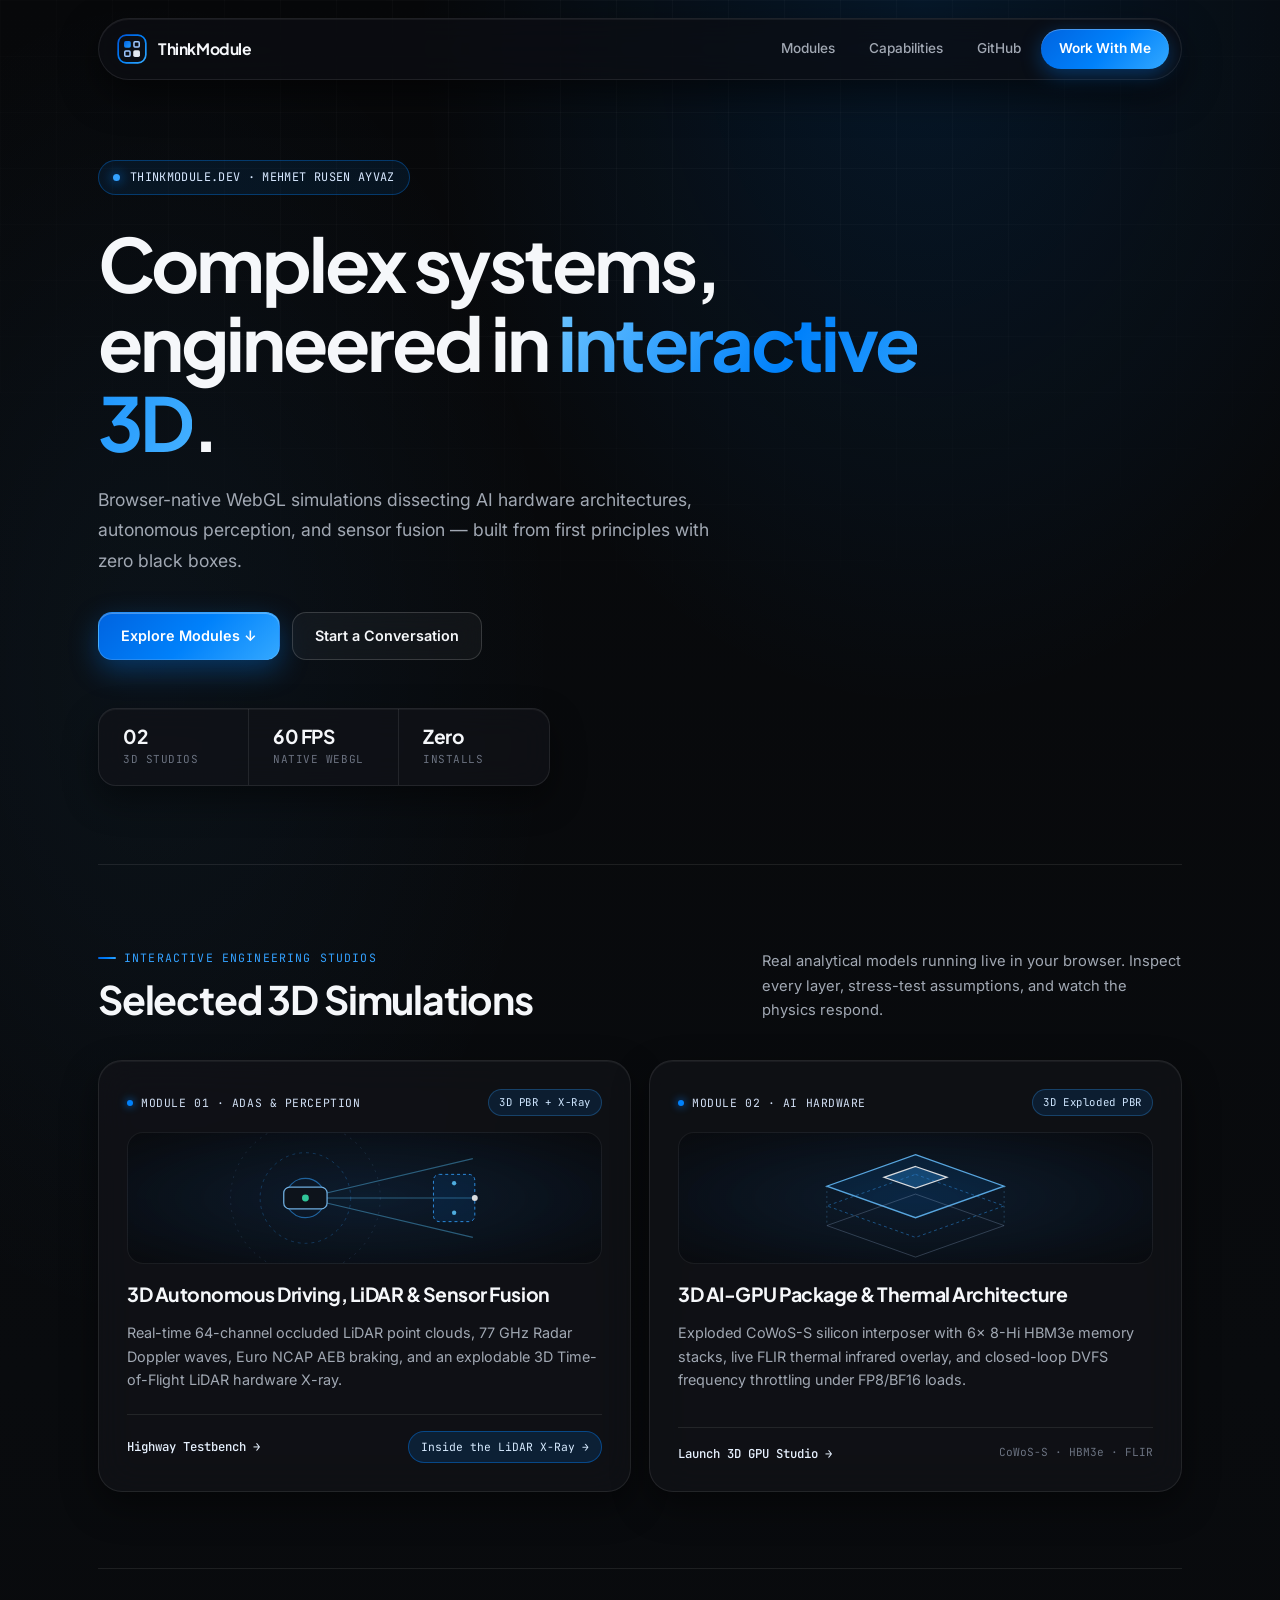
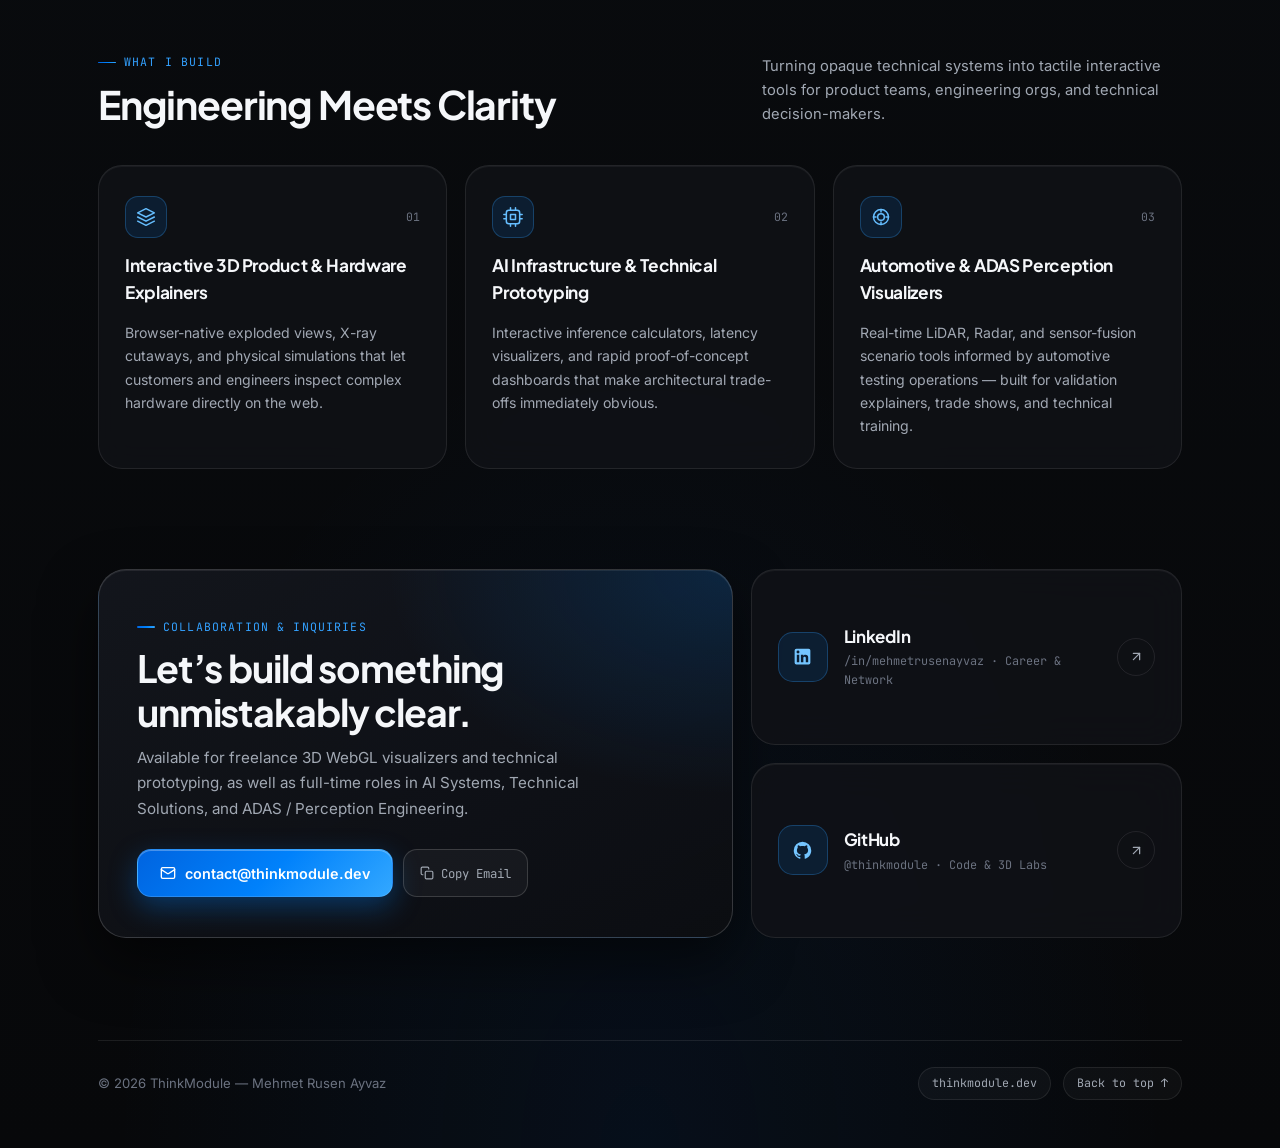
<file: index.html>
<!DOCTYPE html>
<html lang="en">
<head>
  <meta charset="UTF-8" />
  <meta name="viewport" content="width=device-width, initial-scale=1.0" />
  <title>ThinkModule &mdash; Interactive 3D Engineering &amp; AI Systems by Mehmet Rusen Ayvaz</title>
  <link rel="icon" type="image/svg+xml" href="/favicon.svg" />
  <meta name="description" content="ThinkModule by Mehmet Rusen Ayvaz &mdash; Browser-native 3D WebGL engineering simulations dissecting AI hardware architectures, autonomous perception, and sensor fusion." />
  <link rel="preconnect" href="https://fonts.googleapis.com" />
  <link rel="preconnect" href="https://fonts.gstatic.com" crossorigin />
  <link href="https://fonts.googleapis.com/css2?family=Inter:wght@400;500;600&family=JetBrains+Mono:wght@400;500&family=Plus+Jakarta+Sans:wght@500;600;700;800&display=swap" rel="stylesheet" />
  <style>
    :root {
      /* Obsidian Carbon Black & Electric Blue */
      --bg-base: #07080A;
      --bg-mid: #0C0E12;
      --surface: rgba(17, 19, 24, 0.78);
      --surface-strong: rgba(22, 25, 32, 0.90);
      --surface-hover: rgba(25, 29, 38, 0.94);

      --meta-deep: #0057D9;
      --meta-blue: #0081FB;
      --meta-bright: #33A1FF;
      --meta-cyan: #5CC8FF;
      --meta-gradient: linear-gradient(135deg, #0064E0 0%, #0081FB 52%, #33A8FF 100%);

      --border: rgba(255, 255, 255, 0.085);
      --border-strong: rgba(255, 255, 255, 0.16);
      --border-meta: rgba(0, 129, 251, 0.56);

      --text: #F5F7FA;
      --text-secondary: #A1A8B3;
      --text-muted: #6B7280;
      --live: #38E4AE;

      --display: "Plus Jakarta Sans", "Inter", -apple-system, BlinkMacSystemFont, sans-serif;
      --sans: "Inter", -apple-system, BlinkMacSystemFont, "Segoe UI", Roboto, sans-serif;
      --mono: "JetBrains Mono", ui-monospace, SFMono-Regular, Menlo, Consolas, monospace;

      --radius-lg: 24px;
      --radius-md: 16px;
      --ease: cubic-bezier(0.22, 1, 0.36, 1);
    }

    *, *::before, *::after {
      box-sizing: border-box;
      margin: 0;
      padding: 0;
    }

    html {
      scroll-behavior: smooth;
      background: var(--bg-base);
      color: var(--text);
      font-family: var(--sans);
      -webkit-font-smoothing: antialiased;
      -moz-osx-font-smoothing: grayscale;
    }

    body {
      background:
        radial-gradient(58% 38% at 72% 0%, rgba(0, 129, 251, 0.13) 0%, rgba(7, 8, 10, 0) 68%),
        radial-gradient(45% 35% at 12% 24%, rgba(51, 161, 255, 0.06) 0%, rgba(7, 8, 10, 0) 70%),
        radial-gradient(55% 40% at 50% 100%, rgba(0, 100, 224, 0.08) 0%, rgba(7, 8, 10, 0) 75%),
        linear-gradient(180deg, #07080A 0%, #090B0E 50%, #07080A 100%);
      color: var(--text);
      line-height: 1.6;
      overflow-x: hidden;
      min-height: 100vh;
      position: relative;
    }

    /* Ultra-thin scroll progress bar */
    .scroll-progress {
      position: fixed;
      top: 0;
      left: 0;
      height: 2px;
      width: 0%;
      z-index: 100;
      background: linear-gradient(90deg, #0064E0 0%, #0081FB 60%, #5CC8FF 100%);
      box-shadow: 0 0 12px rgba(0, 129, 251, 0.75);
      pointer-events: none;
    }

    /* Subtle architectural blueprint grid */
    .bg-grid {
      position: fixed;
      inset: 0;
      pointer-events: none;
      z-index: 0;
      background-image:
        linear-gradient(to right, rgba(255, 255, 255, 0.026) 1px, transparent 1px),
        linear-gradient(to bottom, rgba(255, 255, 255, 0.026) 1px, transparent 1px);
      background-size: 56px 56px;
      mask-image: radial-gradient(85% 72% at 50% 12%, #000 12%, transparent 90%);
      -webkit-mask-image: radial-gradient(85% 72% at 50% 12%, #000 12%, transparent 90%);
    }

    .wrap {
      position: relative;
      z-index: 1;
      max-width: 1140px;
      margin: 0 auto;
      padding: 0 28px;
    }

    /* Floating Capsule Navigation */
    .nav-shell {
      position: sticky;
      top: 18px;
      z-index: 60;
      padding: 0 20px;
      pointer-events: none;
    }

    .nav {
      pointer-events: auto;
      max-width: 1084px;
      margin: 0 auto;
      height: 62px;
      padding: 0 12px 0 18px;
      border-radius: 999px;
      background: rgba(12, 14, 18, 0.78);
      backdrop-filter: blur(22px) saturate(150%);
      -webkit-backdrop-filter: blur(22px) saturate(150%);
      border: 1px solid var(--border);
      box-shadow:
        0 14px 36px rgba(0, 0, 0, 0.55),
        inset 0 1px 0 rgba(255, 255, 255, 0.06);
      display: flex;
      align-items: center;
      justify-content: space-between;
      gap: 16px;
    }

    .brand {
      display: inline-flex;
      align-items: center;
      gap: 11px;
      text-decoration: none;
      color: var(--text);
      font-family: var(--display);
      font-weight: 700;
      font-size: 0.98rem;
      letter-spacing: -0.025em;
    }

    .brand-mark {
      width: 30px;
      height: 30px;
      display: grid;
      place-items: center;
      flex-shrink: 0;
    }

    .brand-mark svg {
      width: 30px;
      height: 30px;
      display: block;
    }

    .nav-links {
      display: flex;
      align-items: center;
      gap: 6px;
    }

    .nav-links a {
      text-decoration: none;
      color: var(--text-secondary);
      font-size: 0.85rem;
      font-weight: 500;
      padding: 8px 14px;
      border-radius: 999px;
      transition: color 0.2s ease, background 0.2s ease;
    }

    .nav-links a:hover {
      color: var(--text);
      background: rgba(255, 255, 255, 0.06);
    }

    .nav-cta {
      background: var(--meta-gradient) !important;
      color: #ffffff !important;
      padding: 9px 18px !important;
      font-weight: 600 !important;
      box-shadow: 0 6px 20px rgba(0, 129, 251, 0.35), inset 0 1px 0 rgba(255, 255, 255, 0.28);
      transition: transform 0.22s var(--ease), box-shadow 0.22s var(--ease) !important;
    }

    .nav-cta:hover {
      transform: translateY(-1px);
      box-shadow: 0 10px 26px rgba(0, 129, 251, 0.5), inset 0 1px 0 rgba(255, 255, 255, 0.35) !important;
    }

    /* Clean Architectural Single-Column Hero */
    .hero {
      padding: 98px 0 78px;
      max-width: 820px;
    }

    .eyebrow {
      display: inline-flex;
      align-items: center;
      gap: 10px;
      font-family: var(--mono);
      font-size: 0.74rem;
      color: #D7E8FF;
      padding: 7px 14px;
      border-radius: 999px;
      border: 1px solid rgba(0, 129, 251, 0.34);
      background: rgba(0, 129, 251, 0.09);
      margin-bottom: 28px;
      letter-spacing: 0.03em;
    }

    .live-dot {
      width: 7px;
      height: 7px;
      border-radius: 50%;
      background: var(--meta-bright);
      box-shadow: 0 0 12px var(--meta-blue);
      animation: pulseDot 2.4s ease-in-out infinite;
    }

    @keyframes pulseDot {
      0%, 100% { transform: scale(1); opacity: 1; }
      50% { transform: scale(1.35); opacity: 0.65; }
    }

    .hero h1 {
      font-family: var(--display);
      font-size: clamp(2.75rem, 5.8vw, 4.65rem);
      font-weight: 700;
      line-height: 1.07;
      letter-spacing: -0.04em;
      color: var(--text);
      margin-bottom: 24px;
    }

    .hero h1 .accent-word {
      background: linear-gradient(120deg, #6CC4FF 0%, #0081FB 52%, #47B2FF 100%);
      -webkit-background-clip: text;
      -webkit-text-fill-color: transparent;
      background-clip: text;
    }

    .hero-sub {
      font-size: 1.1rem;
      line-height: 1.72;
      color: var(--text-secondary);
      max-width: 640px;
      margin-bottom: 36px;
    }

    .hero-actions {
      display: flex;
      align-items: center;
      gap: 12px;
      flex-wrap: wrap;
    }

    .btn {
      display: inline-flex;
      align-items: center;
      justify-content: center;
      gap: 9px;
      height: 48px;
      padding: 0 22px;
      border-radius: 14px;
      font-size: 0.9rem;
      font-weight: 600;
      text-decoration: none;
      cursor: pointer;
      transition: transform 0.22s var(--ease), box-shadow 0.22s var(--ease), background 0.22s ease, border-color 0.22s ease;
    }

    .btn-primary {
      background: var(--meta-gradient);
      color: #ffffff;
      border: 1px solid rgba(114, 196, 255, 0.35);
      box-shadow: 0 10px 28px rgba(0, 129, 251, 0.34), inset 0 1px 0 rgba(255, 255, 255, 0.28);
    }

    .btn-primary:hover {
      transform: translateY(-2px);
      box-shadow: 0 14px 34px rgba(0, 129, 251, 0.5), inset 0 1px 0 rgba(255, 255, 255, 0.36);
    }

    .btn-glass {
      background: rgba(255, 255, 255, 0.04);
      color: var(--text);
      border: 1px solid var(--border-strong);
      backdrop-filter: blur(12px);
    }

    .btn-glass:hover {
      background: rgba(255, 255, 255, 0.09);
      border-color: rgba(114, 196, 255, 0.45);
      transform: translateY(-2px);
    }

    /* Unified Sleek Telemetry Bar */
    .telemetry-bar {
      margin-top: 48px;
      display: inline-grid;
      grid-template-columns: repeat(3, minmax(150px, auto));
      border-radius: 18px;
      background: rgba(17, 19, 24, 0.72);
      backdrop-filter: blur(16px);
      -webkit-backdrop-filter: blur(16px);
      border: 1px solid var(--border);
      box-shadow:
        0 14px 34px rgba(0, 0, 0, 0.45),
        inset 0 1px 0 rgba(255, 255, 255, 0.05);
      overflow: hidden;
    }

    .telemetry-cell {
      padding: 16px 24px;
      display: flex;
      flex-direction: column;
      gap: 3px;
      border-right: 1px solid var(--border);
    }

    .telemetry-cell:last-child {
      border-right: none;
    }

    .telemetry-cell strong {
      font-family: var(--display);
      font-size: 1.2rem;
      font-weight: 700;
      letter-spacing: -0.02em;
      color: var(--text);
      line-height: 1.2;
    }

    .telemetry-cell span {
      font-family: var(--mono);
      font-size: 0.69rem;
      color: var(--text-muted);
      letter-spacing: 0.05em;
      text-transform: uppercase;
    }

    /* Section Framing */
    .section {
      padding: 76px 0;
    }

    .section-divider {
      border-top: 1px solid var(--border);
    }

    .section-head {
      display: flex;
      align-items: flex-end;
      justify-content: space-between;
      gap: 24px;
      margin-bottom: 38px;
      flex-wrap: wrap;
    }

    .section-kicker {
      display: inline-flex;
      align-items: center;
      gap: 8px;
      font-family: var(--mono);
      font-size: 0.72rem;
      letter-spacing: 0.1em;
      text-transform: uppercase;
      color: var(--meta-bright);
      margin-bottom: 10px;
    }

    .section-kicker::before {
      content: "";
      width: 18px;
      height: 1.5px;
      background: var(--meta-gradient);
      border-radius: 2px;
    }

    .section-title {
      font-family: var(--display);
      font-size: clamp(1.75rem, 3.1vw, 2.45rem);
      font-weight: 700;
      letter-spacing: -0.03em;
      color: var(--text);
      line-height: 1.15;
    }

    .section-desc {
      max-width: 420px;
      font-size: 0.92rem;
      color: var(--text-secondary);
      line-height: 1.65;
    }

    /* 12-Column Bento Grid */
    .bento-grid {
      display: grid;
      grid-template-columns: repeat(12, minmax(0, 1fr));
      gap: 18px;
    }

    .span-6 { grid-column: span 6; }

    .card {
      position: relative;
      background: var(--surface);
      backdrop-filter: blur(18px);
      -webkit-backdrop-filter: blur(18px);
      border: 1px solid var(--border);
      border-radius: var(--radius-lg);
      padding: 28px;
      display: flex;
      flex-direction: column;
      justify-content: space-between;
      gap: 22px;
      cursor: pointer;
      overflow: hidden;
      box-shadow:
        0 14px 36px rgba(0, 0, 0, 0.45),
        inset 0 1px 0 rgba(255, 255, 255, 0.05);
      transition: transform 0.32s var(--ease), border-color 0.32s var(--ease), background 0.32s var(--ease), box-shadow 0.32s var(--ease);
    }

    .card::after {
      content: "";
      position: absolute;
      top: 0;
      left: 16%;
      right: 16%;
      height: 1px;
      background: linear-gradient(90deg, transparent, rgba(88, 178, 255, 0.75), transparent);
      opacity: 0;
      transition: opacity 0.35s ease;
      pointer-events: none;
    }

    .card::before {
      content: "";
      position: absolute;
      inset: 0;
      border-radius: inherit;
      pointer-events: none;
      opacity: 0;
      transition: opacity 0.35s ease;
      background: radial-gradient(
        460px circle at var(--mx, 50%) var(--my, 0%),
        rgba(0, 129, 251, 0.14),
        rgba(80, 180, 255, 0.03) 45%,
        transparent 68%
      );
    }

    .card:hover {
      border-color: var(--border-meta);
      background: var(--surface-hover);
      transform: translateY(-4px);
      box-shadow:
        0 22px 50px rgba(0, 0, 0, 0.65),
        0 0 0 1px rgba(0, 129, 251, 0.18),
        inset 0 1px 0 rgba(255, 255, 255, 0.10);
    }

    .card:hover::before,
    .card:hover::after {
      opacity: 1;
    }

    .card-top {
      position: relative;
      z-index: 1;
      display: flex;
      flex-direction: column;
      gap: 14px;
    }

    .card-meta {
      display: flex;
      align-items: center;
      justify-content: space-between;
      gap: 12px;
      font-family: var(--mono);
      font-size: 0.71rem;
      color: var(--text-muted);
      letter-spacing: 0.05em;
    }

    .card-index {
      display: inline-flex;
      align-items: center;
      gap: 8px;
      color: #D2E0F5;
    }

    .card-index i {
      width: 6px;
      height: 6px;
      border-radius: 50%;
      background: var(--meta-blue);
      box-shadow: 0 0 8px var(--meta-blue);
      display: inline-block;
    }

    .card-badge {
      padding: 4px 10px;
      border-radius: 999px;
      border: 1px solid rgba(51, 161, 255, 0.28);
      color: #CFE6FF;
      font-size: 0.67rem;
      background: rgba(0, 129, 251, 0.12);
    }

    /* Blueprint Stage inside Cards */
    .schematic-stage {
      height: 132px;
      border-radius: 16px;
      border: 1px solid rgba(255, 255, 255, 0.07);
      background:
        radial-gradient(70% 70% at 50% 50%, rgba(0, 129, 251, 0.11), rgba(9, 11, 15, 0.92));
      display: grid;
      place-items: center;
      overflow: hidden;
      margin: 2px 0 4px;
    }

    .schematic-stage svg {
      width: 100%;
      height: 100%;
      opacity: 0.85;
      transition: opacity 0.35s ease, transform 0.55s var(--ease);
    }

    .card:hover .schematic-stage svg {
      opacity: 1;
      transform: scale(1.03);
    }

    .card h3 {
      font-family: var(--display);
      font-size: 1.22rem;
      font-weight: 700;
      letter-spacing: -0.025em;
      color: var(--text);
      line-height: 1.25;
    }

    .card p {
      font-size: 0.9rem;
      line-height: 1.65;
      color: var(--text-secondary);
    }

    .card-footer {
      position: relative;
      z-index: 2;
      display: flex;
      align-items: center;
      justify-content: space-between;
      gap: 12px;
      padding-top: 16px;
      border-top: 1px solid var(--border);
      flex-wrap: wrap;
    }

    .card-link {
      display: inline-flex;
      align-items: center;
      gap: 7px;
      text-decoration: none;
      color: #E8F2FF;
      font-family: var(--mono);
      font-size: 0.77rem;
      font-weight: 500;
      transition: color 0.2s ease;
    }

    .card:hover .card-link {
      color: #6DC3FF;
    }

    .card-link .arrow {
      display: inline-block;
      transition: transform 0.25s var(--ease);
    }

    .card:hover .card-link .arrow {
      transform: translateX(5px);
    }

    .sub-pill {
      display: inline-flex;
      align-items: center;
      gap: 6px;
      text-decoration: none;
      font-family: var(--mono);
      font-size: 0.71rem;
      color: #D7EBFF;
      padding: 6px 12px;
      border-radius: 999px;
      border: 1px solid rgba(0, 129, 251, 0.42);
      background: rgba(0, 129, 251, 0.14);
      transition: all 0.2s ease;
    }

    .sub-pill:hover {
      color: #ffffff;
      background: rgba(0, 129, 251, 0.34);
      border-color: rgba(88, 178, 255, 0.75);
    }

    .card-tech {
      font-family: var(--mono);
      font-size: 0.7rem;
      color: var(--text-muted);
    }

    /* Capabilities */
    .cap-grid {
      display: grid;
      grid-template-columns: repeat(3, minmax(0, 1fr));
      gap: 18px;
    }

    .cap-card {
      position: relative;
      padding: 30px 26px;
      border-radius: var(--radius-lg);
      background: var(--surface);
      border: 1px solid var(--border);
      backdrop-filter: blur(16px);
      display: flex;
      flex-direction: column;
      gap: 14px;
      box-shadow: inset 0 1px 0 rgba(255, 255, 255, 0.05);
      transition: transform 0.28s var(--ease), border-color 0.28s var(--ease), background 0.28s ease;
    }

    .cap-card:hover {
      transform: translateY(-3px);
      border-color: var(--border-meta);
      background: var(--surface-hover);
    }

    .cap-top {
      display: flex;
      align-items: center;
      justify-content: space-between;
    }

    .cap-icon {
      width: 42px;
      height: 42px;
      border-radius: 13px;
      display: grid;
      place-items: center;
      background: rgba(0, 129, 251, 0.12);
      border: 1px solid rgba(51, 161, 255, 0.28);
      color: #66BEFF;
    }

    .cap-num {
      font-family: var(--mono);
      font-size: 0.72rem;
      color: var(--text-muted);
    }

    .cap-card h3 {
      font-family: var(--display);
      font-size: 1.08rem;
      font-weight: 700;
      letter-spacing: -0.02em;
      color: var(--text);
    }

    .cap-card p {
      font-size: 0.88rem;
      line-height: 1.66;
      color: var(--text-secondary);
    }

    /* Connect Deck */
    .connect-deck {
      display: grid;
      grid-template-columns: minmax(0, 1.25fr) minmax(0, 0.85fr);
      gap: 18px;
      align-items: stretch;
    }

    .connect-main {
      position: relative;
      padding: 40px 38px;
      border-radius: 28px;
      background:
        radial-gradient(80% 90% at 100% 0%, rgba(0, 129, 251, 0.18) 0%, rgba(17, 19, 24, 0) 68%),
        linear-gradient(155deg, rgba(20, 23, 30, 0.92) 0%, rgba(12, 14, 18, 0.96) 100%);
      border: 1px solid var(--border-strong);
      box-shadow:
        0 24px 56px rgba(0, 0, 0, 0.55),
        inset 0 1px 0 rgba(255, 255, 255, 0.08);
      display: flex;
      flex-direction: column;
      justify-content: space-between;
      gap: 28px;
      overflow: hidden;
    }

    .connect-main h2 {
      font-family: var(--display);
      font-size: clamp(1.7rem, 3vw, 2.35rem);
      font-weight: 700;
      letter-spacing: -0.03em;
      line-height: 1.15;
      margin-bottom: 12px;
    }

    .connect-main p {
      font-size: 0.95rem;
      color: var(--text-secondary);
      line-height: 1.68;
      max-width: 500px;
    }

    .email-dock {
      display: flex;
      align-items: center;
      gap: 10px;
      flex-wrap: wrap;
    }

    .copy-btn {
      height: 48px;
      padding: 0 16px;
      border-radius: 14px;
      border: 1px solid var(--border-strong);
      background: rgba(255, 255, 255, 0.04);
      color: var(--text-secondary);
      font-family: var(--mono);
      font-size: 0.77rem;
      cursor: pointer;
      display: inline-flex;
      align-items: center;
      gap: 7px;
      transition: all 0.2s ease;
    }

    .copy-btn:hover {
      color: var(--text);
      border-color: var(--border-meta);
      background: rgba(0, 129, 251, 0.14);
    }

    .copy-btn.copied {
      color: var(--live);
      border-color: rgba(56, 228, 174, 0.5);
      background: rgba(56, 228, 174, 0.12);
    }

    .social-stack {
      display: grid;
      grid-template-rows: 1fr 1fr;
      gap: 18px;
    }

    .social-card {
      position: relative;
      padding: 26px 26px;
      border-radius: 24px;
      background: var(--surface);
      border: 1px solid var(--border);
      backdrop-filter: blur(18px);
      text-decoration: none;
      color: var(--text);
      display: flex;
      align-items: center;
      justify-content: space-between;
      gap: 18px;
      box-shadow: inset 0 1px 0 rgba(255, 255, 255, 0.05);
      transition: transform 0.28s var(--ease), border-color 0.28s var(--ease), background 0.28s ease, box-shadow 0.28s ease;
    }

    .social-card:hover {
      transform: translateY(-3px);
      border-color: var(--border-meta);
      background: var(--surface-hover);
      box-shadow: 0 18px 40px rgba(0, 0, 0, 0.55), inset 0 1px 0 rgba(255, 255, 255, 0.10);
    }

    .social-left {
      display: flex;
      align-items: center;
      gap: 16px;
    }

    .social-icon {
      width: 50px;
      height: 50px;
      border-radius: 15px;
      display: grid;
      place-items: center;
      background: rgba(0, 129, 251, 0.12);
      border: 1px solid rgba(51, 161, 255, 0.28);
      color: #74C5FF;
      flex-shrink: 0;
      transition: background 0.25s ease, color 0.25s ease, box-shadow 0.25s ease;
    }

    .social-card:hover .social-icon {
      background: var(--meta-gradient);
      color: #ffffff;
      box-shadow: 0 8px 22px rgba(0, 129, 251, 0.45);
    }

    .social-info strong {
      display: block;
      font-family: var(--display);
      font-size: 1.06rem;
      font-weight: 700;
      letter-spacing: -0.015em;
    }

    .social-info span {
      display: block;
      font-family: var(--mono);
      font-size: 0.74rem;
      color: var(--text-muted);
      margin-top: 2px;
    }

    .social-arrow {
      width: 38px;
      height: 38px;
      border-radius: 50%;
      border: 1px solid var(--border);
      display: grid;
      place-items: center;
      color: var(--text-secondary);
      flex-shrink: 0;
      transition: transform 0.28s var(--ease), border-color 0.28s ease, color 0.28s ease, background 0.28s ease;
    }

    .social-card:hover .social-arrow {
      transform: translate(2px, -2px);
      border-color: var(--meta-bright);
      color: #ffffff;
      background: rgba(0, 129, 251, 0.24);
    }

    /* Footer */
    footer {
      margin-top: 26px;
      padding: 26px 0 48px;
      border-top: 1px solid var(--border);
      display: flex;
      align-items: center;
      justify-content: space-between;
      gap: 16px;
      flex-wrap: wrap;
      font-size: 0.82rem;
      color: var(--text-muted);
    }

    .footer-meta {
      display: flex;
      align-items: center;
      gap: 12px;
      flex-wrap: wrap;
      font-family: var(--mono);
      font-size: 0.73rem;
    }

    .footer-pill {
      padding: 6px 13px;
      border-radius: 999px;
      border: 1px solid var(--border);
      background: rgba(255, 255, 255, 0.03);
      color: var(--text-secondary);
      text-decoration: none;
      transition: border-color 0.2s ease, color 0.2s ease, background 0.2s ease;
    }

    .footer-pill:hover {
      border-color: var(--border-meta);
      color: #ffffff;
      background: rgba(0, 129, 251, 0.14);
    }

    /* Smooth Reveal */
    .reveal {
      opacity: 0;
      transform: translateY(18px);
      transition: opacity 0.65s var(--ease), transform 0.65s var(--ease);
    }

    .reveal.visible {
      opacity: 1;
      transform: translateY(0);
    }

    /* Responsive */
    @media (max-width: 980px) {
      .hero {
        padding-top: 64px;
      }
      .span-6 {
        grid-column: span 12;
      }
      .cap-grid,
      .connect-deck {
        grid-template-columns: 1fr;
      }
      .social-stack {
        grid-template-rows: auto;
        grid-template-columns: 1fr 1fr;
      }
    }

    @media (max-width: 640px) {
      .wrap { padding: 0 18px; }
      .nav-shell { top: 12px; padding: 0 12px; }
      .nav { padding: 0 10px 0 14px; }
      .nav-links a:not(.nav-cta) { display: none; }
      .telemetry-bar {
        display: grid;
        grid-template-columns: 1fr;
      }
      .telemetry-cell {
        border-right: none;
        border-bottom: 1px solid var(--border);
      }
      .telemetry-cell:last-child { border-bottom: none; }
      .connect-main { padding: 28px 24px; }
      .social-stack { grid-template-columns: 1fr; }
    }
  </style>
</head>
<body id="top">
  <div class="scroll-progress" id="scrollProgress" aria-hidden="true"></div>
  <div class="bg-grid" aria-hidden="true"></div>

  <!-- Floating Capsule Navigation -->
  <div class="nav-shell">
    <header class="nav">
      <a href="#top" class="brand">
        <span class="brand-mark" aria-hidden="true">
          <svg viewBox="0 0 32 32" fill="none">
            <defs>
              <linearGradient id="nav-border" x1="2" y1="2" x2="30" y2="30" gradientUnits="userSpaceOnUse">
                <stop offset="0%" stop-color="#0057D9"/>
                <stop offset="50%" stop-color="#0081FB"/>
                <stop offset="100%" stop-color="#33A8FF"/>
              </linearGradient>
              <linearGradient id="nav-blue" x1="7.5" y1="7.5" x2="14.7" y2="14.7" gradientUnits="userSpaceOnUse">
                <stop offset="0%" stop-color="#0064E0"/>
                <stop offset="100%" stop-color="#229BFF"/>
              </linearGradient>
            </defs>
            <rect x="1.25" y="1.25" width="29.5" height="29.5" rx="8.5" fill="#0B0E14" stroke="url(#nav-border)" stroke-width="1.8"/>
            <rect x="7.5" y="7.5" width="7.2" height="7.2" rx="1.8" fill="url(#nav-blue)"/>
            <rect x="18.1" y="8.3" width="5.6" height="5.6" rx="1.1" stroke="#9EC8FF" stroke-width="1.6"/>
            <rect x="8.3" y="18.1" width="5.6" height="5.6" rx="1.1" stroke="#9EC8FF" stroke-width="1.6"/>
            <rect x="17.3" y="17.3" width="7.2" height="7.2" rx="1.8" fill="#E4EAF2"/>
          </svg>
        </span>
        ThinkModule
      </a>
      <nav class="nav-links" aria-label="Primary">
        <a href="#modules">Modules</a>
        <a href="#capabilities">Capabilities</a>
        <a href="https://github.com/thinkmodule" target="_blank" rel="noopener noreferrer">GitHub</a>
        <a href="#contact" class="nav-cta">Work With Me</a>
      </nav>
    </header>
  </div>

  <main class="wrap">
    <!-- Hero -->
    <section class="hero reveal visible">
      <div class="eyebrow">
        <span class="live-dot" aria-hidden="true"></span>
        THINKMODULE.DEV &middot; MEHMET RUSEN AYVAZ
      </div>
      <h1>Complex systems, engineered in <span class="accent-word">interactive 3D</span>.</h1>
      <p class="hero-sub">
        Browser-native WebGL simulations dissecting AI hardware architectures, autonomous perception,
        and sensor fusion &mdash; built from first principles with zero black boxes.
      </p>
      <div class="hero-actions">
        <a href="#modules" class="btn btn-primary">Explore Modules &darr;</a>
        <a href="#contact" class="btn btn-glass">Start a Conversation</a>
      </div>

      <div class="telemetry-bar" aria-label="Platform highlights">
        <div class="telemetry-cell">
          <strong>02</strong>
          <span>3D Studios</span>
        </div>
        <div class="telemetry-cell">
          <strong>60 FPS</strong>
          <span>Native WebGL</span>
        </div>
        <div class="telemetry-cell">
          <strong>Zero</strong>
          <span>Installs</span>
        </div>
      </div>
    </section>

    <!-- Interactive Modules -->
    <section id="modules" class="section section-divider">
      <div class="section-head reveal">
        <div>
          <span class="section-kicker">Interactive Engineering Studios</span>
          <h2 class="section-title">Selected 3D Simulations</h2>
        </div>
        <p class="section-desc">
          Real analytical models running live in your browser. Inspect every layer, stress-test assumptions, and watch the physics respond.
        </p>
      </div>

      <div class="bento-grid">
        <!-- Module 01 -->
        <article class="card span-6 reveal" data-href="labs/adas-perception-3d/">
          <div class="card-top">
            <div class="card-meta">
              <span class="card-index"><i></i> MODULE 01 &middot; ADAS &amp; PERCEPTION</span>
              <span class="card-badge">3D PBR + X-Ray</span>
            </div>
            <div class="schematic-stage" aria-hidden="true">
              <svg viewBox="0 0 420 132" fill="none">
                <circle cx="150" cy="66" r="20" stroke="#33A1FF" stroke-opacity="0.65" stroke-width="1.2"/>
                <circle cx="150" cy="66" r="46" stroke="#33A1FF" stroke-opacity="0.32" stroke-dasharray="3 4"/>
                <circle cx="150" cy="66" r="76" stroke="#85BFFF" stroke-opacity="0.16" stroke-dasharray="2 5"/>
                <path d="M150 66 L320 26 M150 66 L320 66 M150 66 L320 106" stroke="#5CC8FF" stroke-opacity="0.48" stroke-width="1.1"/>
                <rect x="128" y="55" width="44" height="22" rx="6" fill="#0F131B" stroke="#80C8FF" stroke-width="1.3"/>
                <circle cx="150" cy="66" r="3.5" fill="#38E4AE"/>
                <rect x="280" y="42" width="42" height="48" rx="6" fill="rgba(0,129,251,0.12)" stroke="#33A1FF" stroke-dasharray="3 3"/>
                <circle cx="322" cy="66" r="3" fill="#ffffff"/>
                <circle cx="301" cy="51" r="2.2" fill="#5CC8FF"/>
                <circle cx="301" cy="81" r="2.2" fill="#5CC8FF"/>
              </svg>
            </div>
            <h3>3D Autonomous Driving, LiDAR &amp; Sensor Fusion</h3>
            <p>
              Real-time 64-channel occluded LiDAR point clouds, 77 GHz Radar Doppler waves, Euro NCAP AEB braking, and an explodable 3D Time-of-Flight LiDAR hardware X-ray.
            </p>
          </div>
          <div class="card-footer">
            <a href="labs/adas-perception-3d/" class="card-link">Highway Testbench <span class="arrow">&rarr;</span></a>
            <a href="labs/adas-perception-3d/lidar.html" class="sub-pill">Inside the LiDAR X-Ray &rarr;</a>
          </div>
        </article>

        <!-- Module 02 -->
        <article class="card span-6 reveal" data-href="labs/gpu-architecture-3d/">
          <div class="card-top">
            <div class="card-meta">
              <span class="card-index"><i></i> MODULE 02 &middot; AI HARDWARE</span>
              <span class="card-badge">3D Exploded PBR</span>
            </div>
            <div class="schematic-stage" aria-hidden="true">
              <svg viewBox="0 0 420 132" fill="none">
                <g transform="translate(210,66)">
                  <polygon points="0,-44 90,-12 0,20 -90,-12" stroke="#66BFFF" stroke-width="1.3" fill="rgba(0,129,251,0.12)"/>
                  <polygon points="0,-24 90,8 0,40 -90,8" stroke="#33A1FF" stroke-opacity="0.52" stroke-width="1" stroke-dasharray="3 3"/>
                  <polygon points="0,-4 90,28 0,60 -90,28" stroke="#B6D4FA" stroke-opacity="0.28" stroke-width="1"/>
                  <polygon points="0,-32 32,-21 0,-10 -32,-21" fill="rgba(51,161,255,0.34)" stroke="#ffffff" stroke-width="1.2"/>
                  <line x1="-90" y1="-12" x2="-90" y2="28" stroke="#66BFFF" stroke-opacity="0.3" stroke-dasharray="2 3"/>
                  <line x1="90" y1="-12" x2="90" y2="28" stroke="#66BFFF" stroke-opacity="0.3" stroke-dasharray="2 3"/>
                </g>
              </svg>
            </div>
            <h3>3D AI-GPU Package &amp; Thermal Architecture</h3>
            <p>
              Exploded CoWoS-S silicon interposer with 6&times; 8-Hi HBM3e memory stacks, live FLIR thermal infrared overlay, and closed-loop DVFS frequency throttling under FP8/BF16 loads.
            </p>
          </div>
          <div class="card-footer">
            <a href="labs/gpu-architecture-3d/" class="card-link">Launch 3D GPU Studio <span class="arrow">&rarr;</span></a>
            <span class="card-tech">CoWoS-S &middot; HBM3e &middot; FLIR</span>
          </div>
        </article>
      </div>
    </section>

    <!-- Capabilities -->
    <section id="capabilities" class="section section-divider">
      <div class="section-head reveal">
        <div>
          <span class="section-kicker">What I Build</span>
          <h2 class="section-title">Engineering Meets Clarity</h2>
        </div>
        <p class="section-desc">
          Turning opaque technical systems into tactile interactive tools for product teams, engineering orgs, and technical decision-makers.
        </p>
      </div>

      <div class="cap-grid reveal">
        <div class="cap-card">
          <div class="cap-top">
            <span class="cap-icon" aria-hidden="true">
              <svg width="20" height="20" viewBox="0 0 24 24" fill="none" stroke="currentColor" stroke-width="1.8" stroke-linecap="round" stroke-linejoin="round">
                <path d="M12 2 2 7l10 5 10-5-10-5Z"/><path d="m2 17 10 5 10-5"/><path d="m2 12 10 5 10-5"/>
              </svg>
            </span>
            <span class="cap-num">01</span>
          </div>
          <h3>Interactive 3D Product &amp; Hardware Explainers</h3>
          <p>
            Browser-native exploded views, X-ray cutaways, and physical simulations that let customers and engineers inspect complex hardware directly on the web.
          </p>
        </div>

        <div class="cap-card">
          <div class="cap-top">
            <span class="cap-icon" aria-hidden="true">
              <svg width="20" height="20" viewBox="0 0 24 24" fill="none" stroke="currentColor" stroke-width="1.8" stroke-linecap="round" stroke-linejoin="round">
                <rect x="4" y="4" width="16" height="16" rx="3"/><rect x="9" y="9" width="6" height="6"/><path d="M9 1v3M15 1v3M9 20v3M15 20v3M20 9h3M20 14h3M1 9h3M1 14h3"/>
              </svg>
            </span>
            <span class="cap-num">02</span>
          </div>
          <h3>AI Infrastructure &amp; Technical Prototyping</h3>
          <p>
            Interactive inference calculators, latency visualizers, and rapid proof-of-concept dashboards that make architectural trade-offs immediately obvious.
          </p>
        </div>

        <div class="cap-card">
          <div class="cap-top">
            <span class="cap-icon" aria-hidden="true">
              <svg width="20" height="20" viewBox="0 0 24 24" fill="none" stroke="currentColor" stroke-width="1.8" stroke-linecap="round" stroke-linejoin="round">
                <circle cx="12" cy="12" r="9"/><circle cx="12" cy="12" r="4"/><path d="M12 3v3M21 12h-3M12 21v-3M3 12h3"/>
              </svg>
            </span>
            <span class="cap-num">03</span>
          </div>
          <h3>Automotive &amp; ADAS Perception Visualizers</h3>
          <p>
            Real-time LiDAR, Radar, and sensor-fusion scenario tools informed by automotive testing operations &mdash; built for validation explainers, trade shows, and technical training.
          </p>
        </div>
      </div>
    </section>

    <!-- Connect Deck -->
    <section id="contact" class="section" style="padding-top: 24px;">
      <div class="connect-deck reveal">
        <div class="connect-main">
          <div>
            <span class="section-kicker">Collaboration &amp; Inquiries</span>
            <h2>Let&rsquo;s build something unmistakably clear.</h2>
            <p>
              Available for freelance 3D WebGL visualizers and technical prototyping, as well as full-time roles in AI Systems, Technical Solutions, and ADAS / Perception Engineering.
            </p>
          </div>
          <div class="email-dock">
            <a href="mailto:contact@thinkmodule.dev?subject=Project%20or%20Collaboration%20Inquiry" class="btn btn-primary">
              <svg width="16" height="16" viewBox="0 0 24 24" fill="none" stroke="currentColor" stroke-width="2" stroke-linecap="round" stroke-linejoin="round" aria-hidden="true">
                <rect x="2" y="4" width="20" height="16" rx="2"></rect>
                <path d="m22 7-8.97 5.7a1.94 1.94 0 0 1-2.06 0L2 7"></path>
              </svg>
              contact@thinkmodule.dev
            </a>
            <button type="button" class="copy-btn" id="copyEmailBtn" aria-label="Copy email address">
              <svg width="14" height="14" viewBox="0 0 24 24" fill="none" stroke="currentColor" stroke-width="2" stroke-linecap="round" stroke-linejoin="round" aria-hidden="true">
                <rect x="9" y="9" width="13" height="13" rx="2"></rect>
                <path d="M5 15H4a2 2 0 0 1-2-2V4a2 2 0 0 1 2-2h9a2 2 0 0 1 2 2v1"></path>
              </svg>
              <span id="copyLabel">Copy Email</span>
            </button>
          </div>
        </div>

        <div class="social-stack">
          <a href="https://www.linkedin.com/in/mehmetrusenayvaz" target="_blank" rel="noopener noreferrer" class="social-card">
            <div class="social-left">
              <span class="social-icon" aria-hidden="true">
                <svg width="21" height="21" viewBox="0 0 24 24" fill="currentColor">
                  <path d="M19 3a2 2 0 0 1 2 2v14a2 2 0 0 1-2 2H5a2 2 0 0 1-2-2V5a2 2 0 0 1 2-2h14m-.5 15.5v-5.3a3.26 3.26 0 0 0-3.26-3.26c-.85 0-1.84.52-2.28 1.3v-1.11h-2.79v8.37h2.79v-4.93c0-.77.62-1.4 1.39-1.4a1.4 1.4 0 0 1 1.4 1.4v4.93h2.75M6.88 8.56a1.68 1.68 0 0 0 1.68-1.68c0-.93-.75-1.69-1.68-1.69a1.69 1.69 0 0 0-1.69 1.69c0 .93.76 1.68 1.69 1.68m1.39 9.94v-8.37H5.5v8.37h2.77z"></path>
                </svg>
              </span>
              <div class="social-info">
                <strong>LinkedIn</strong>
                <span>/in/mehmetrusenayvaz &middot; Career &amp; Network</span>
              </div>
            </div>
            <span class="social-arrow" aria-hidden="true">
              <svg width="15" height="15" viewBox="0 0 24 24" fill="none" stroke="currentColor" stroke-width="2" stroke-linecap="round" stroke-linejoin="round">
                <path d="M7 17 17 7"/><path d="M7 7h10v10"/>
              </svg>
            </span>
          </a>

          <a href="https://github.com/thinkmodule" target="_blank" rel="noopener noreferrer" class="social-card">
            <div class="social-left">
              <span class="social-icon" aria-hidden="true">
                <svg width="21" height="21" viewBox="0 0 24 24" fill="currentColor">
                  <path d="M12 2A10 10 0 0 0 2 12c0 4.42 2.87 8.17 6.84 9.5.5.08.66-.23.66-.5v-1.69c-2.77.6-3.36-1.34-3.36-1.34-.46-1.16-1.11-1.47-1.11-1.47-.91-.62.07-.6.07-.6 1 .07 1.53 1.03 1.53 1.03.87 1.52 2.34 1.07 2.91.83.09-.65.35-1.09.63-1.34-2.22-.25-4.55-1.11-4.55-4.92 0-1.11.38-2 1.03-2.71-.1-.25-.45-1.29.1-2.64 0 0 .84-.27 2.75 1.02.79-.22 1.65-.33 2.5-.33.85 0 1.71.11 2.5.33 1.91-1.29 2.75-1.02 2.75-1.02.55 1.35.2 2.39.1 2.64.65.71 1.03 1.6 1.03 2.71 0 3.82-2.34 4.66-4.57 4.91.36.31.69.92.69 1.85V21c0 .27.16.59.67.5C19.14 20.16 22 16.42 22 12A10 10 0 0 0 12 2z"></path>
                </svg>
              </span>
              <div class="social-info">
                <strong>GitHub</strong>
                <span>@thinkmodule &middot; Code &amp; 3D Labs</span>
              </div>
            </div>
            <span class="social-arrow" aria-hidden="true">
              <svg width="15" height="15" viewBox="0 0 24 24" fill="none" stroke="currentColor" stroke-width="2" stroke-linecap="round" stroke-linejoin="round">
                <path d="M7 17 17 7"/><path d="M7 7h10v10"/>
              </svg>
            </span>
          </a>
        </div>
      </div>
    </section>

    <footer>
      <span>&copy; 2026 ThinkModule &mdash; Mehmet Rusen Ayvaz</span>
      <div class="footer-meta">
        <a href="https://thinkmodule.dev" class="footer-pill">thinkmodule.dev</a>
        <a href="#top" class="footer-pill">Back to top &uarr;</a>
      </div>
    </footer>
  </main>

  <script>
    const progressEl = document.getElementById("scrollProgress");
    if (progressEl) {
      const updateProgress = () => {
        const scrollTop = window.scrollY;
        const docHeight = document.documentElement.scrollHeight - window.innerHeight;
        const pct = docHeight > 0 ? Math.min(100, (scrollTop / docHeight) * 100) : 0;
        progressEl.style.width = `${pct}%`;
      };
      window.addEventListener("scroll", updateProgress, { passive: true });
      updateProgress();
    }

    document.querySelectorAll(".card").forEach(card => {
      card.addEventListener("mousemove", e => {
        const rect = card.getBoundingClientRect();
        card.style.setProperty("--mx", `${e.clientX - rect.left}px`);
        card.style.setProperty("--my", `${e.clientY - rect.top}px`);
      });

      card.addEventListener("click", e => {
        if (e.target.closest("a")) return;
        const href = card.dataset.href;
        if (href) window.location.href = href;
      });
    });

    const copyBtn = document.getElementById("copyEmailBtn");
    const copyLabel = document.getElementById("copyLabel");
    if (copyBtn) {
      copyBtn.addEventListener("click", async () => {
        try {
          await navigator.clipboard.writeText("contact@thinkmodule.dev");
          copyBtn.classList.add("copied");
          copyLabel.textContent = "Copied";
          setTimeout(() => {
            copyBtn.classList.remove("copied");
            copyLabel.textContent = "Copy Email";
          }, 2000);
        } catch {
          window.location.href = "mailto:contact@thinkmodule.dev";
        }
      });
    }

    const observer = new IntersectionObserver(
      entries => {
        entries.forEach(entry => {
          if (entry.isIntersecting) {
            entry.target.classList.add("visible");
            observer.unobserve(entry.target);
          }
        });
      },
      { threshold: 0.08 }
    );
    document.querySelectorAll(".reveal:not(.visible)").forEach(el => observer.observe(el));
  </script>
</body>
</html>
</file>
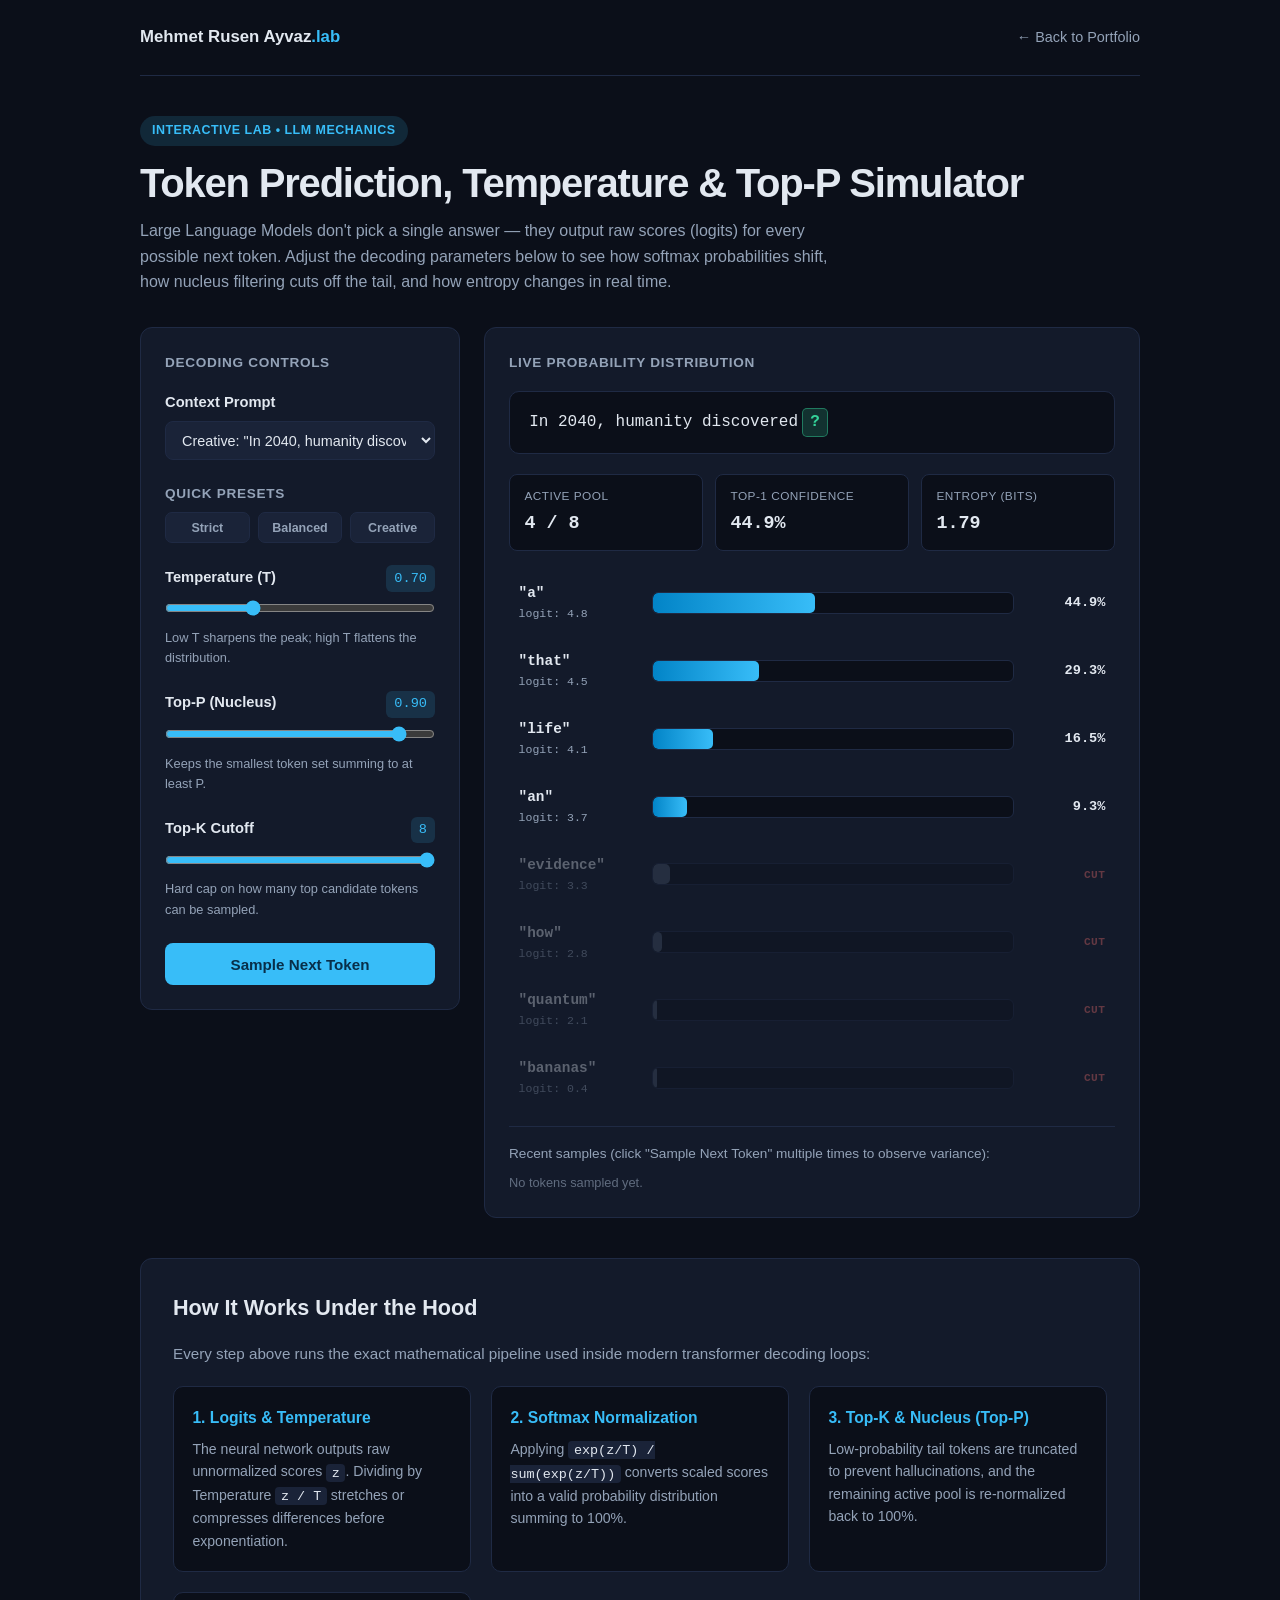
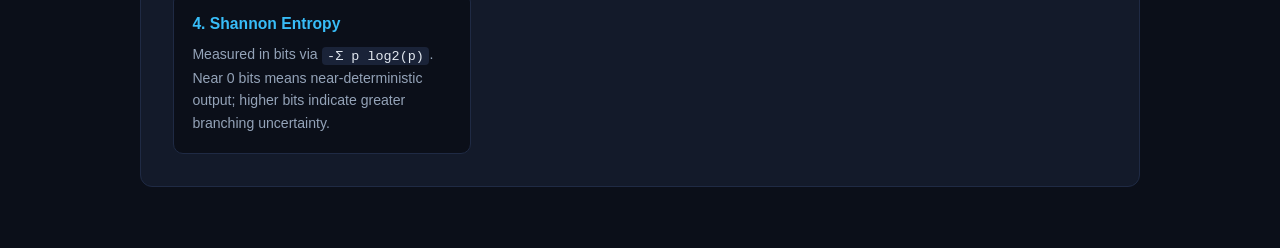
<file: llm-simulator.html>
<!DOCTYPE html>
<html lang="en">
<head>
  <meta charset="UTF-8" />
  <meta name="viewport" content="width=device-width, initial-scale=1.0" />
  <title>LLM Sampling Simulator — Mehmet Rusen Ayvaz</title>
  <style>
    :root {
      --bg: #0b0f19;
      --surface: #131a2a;
      --surface-2: #1a2338;
      --border: #1f2a44;
      --text: #e2e8f0;
      --muted: #94a3b8;
      --accent: #38bdf8;
      --accent-soft: rgba(56, 189, 248, 0.14);
      --green: #34d399;
      --amber: #fbbf24;
      --red: #f87171;
    }

    * { box-sizing: border-box; margin: 0; padding: 0; }

    body {
      font-family: -apple-system, BlinkMacSystemFont, "Segoe UI", Roboto, Inter, sans-serif;
      background-color: var(--bg);
      color: var(--text);
      line-height: 1.6;
      padding: 0 1.5rem 4rem;
    }

    .container { max-width: 1000px; margin: 0 auto; }

    /* Nav */
    nav {
      display: flex;
      justify-content: space-between;
      align-items: center;
      padding: 1.5rem 0;
      border-bottom: 1px solid var(--border);
      margin-bottom: 2.5rem;
    }

    .logo {
      font-weight: 700;
      font-size: 1.05rem;
      color: var(--text);
      text-decoration: none;
    }

    .logo span { color: var(--accent); }

    .back-link {
      color: var(--muted);
      text-decoration: none;
      font-size: 0.9rem;
      transition: color 0.2s;
    }

    .back-link:hover { color: var(--accent); }

    /* Header */
    .badge {
      display: inline-block;
      background: var(--accent-soft);
      color: var(--accent);
      font-size: 0.78rem;
      font-weight: 600;
      padding: 0.3rem 0.75rem;
      border-radius: 999px;
      margin-bottom: 0.9rem;
      letter-spacing: 0.04em;
      text-transform: uppercase;
    }

    h1 {
      font-size: clamp(1.75rem, 4vw, 2.5rem);
      letter-spacing: -0.03em;
      line-height: 1.15;
      margin-bottom: 0.75rem;
    }

    .lead {
      color: var(--muted);
      max-width: 720px;
      margin-bottom: 2rem;
    }

    /* Layout Grid */
    .sim-grid {
      display: grid;
      grid-template-columns: 320px 1fr;
      gap: 1.5rem;
      align-items: start;
    }

    @media (max-width: 820px) {
      .sim-grid { grid-template-columns: 1fr; }
    }

    .panel {
      background: var(--surface);
      border: 1px solid var(--border);
      border-radius: 12px;
      padding: 1.5rem;
    }

    .panel-title {
      font-size: 0.85rem;
      font-weight: 700;
      text-transform: uppercase;
      letter-spacing: 0.05em;
      color: var(--muted);
      margin-bottom: 1.1rem;
    }

    /* Controls */
    .control-group { margin-bottom: 1.4rem; }

    .control-header {
      display: flex;
      justify-content: space-between;
      align-items: baseline;
      margin-bottom: 0.4rem;
    }

    label {
      font-size: 0.92rem;
      font-weight: 600;
    }

    .val-pill {
      font-family: ui-monospace, SFMono-Regular, Menlo, monospace;
      font-size: 0.85rem;
      color: var(--accent);
      background: var(--accent-soft);
      padding: 0.15rem 0.5rem;
      border-radius: 6px;
    }

    input[type="range"] {
      width: 100%;
      accent-color: var(--accent);
      cursor: pointer;
    }

    .hint {
      font-size: 0.8rem;
      color: var(--muted);
      margin-top: 0.25rem;
    }

    select {
      width: 100%;
      background: var(--surface-2);
      color: var(--text);
      border: 1px solid var(--border);
      border-radius: 8px;
      padding: 0.6rem 0.75rem;
      font-size: 0.9rem;
      outline: none;
    }

    select:focus { border-color: var(--accent); }

    /* Presets */
    .presets {
      display: grid;
      grid-template-columns: repeat(3, 1fr);
      gap: 0.5rem;
      margin-top: 0.5rem;
      margin-bottom: 1.4rem;
    }

    .preset-btn {
      background: var(--surface-2);
      color: var(--muted);
      border: 1px solid var(--border);
      border-radius: 7px;
      padding: 0.45rem 0.4rem;
      font-size: 0.78rem;
      font-weight: 600;
      cursor: pointer;
      transition: all 0.15s;
    }

    .preset-btn:hover {
      border-color: var(--accent);
      color: var(--text);
    }

    /* Action Button */
    .sample-btn {
      width: 100%;
      background: var(--accent);
      color: #082f49;
      border: none;
      border-radius: 8px;
      padding: 0.8rem 1rem;
      font-weight: 700;
      font-size: 0.95rem;
      cursor: pointer;
      transition: transform 0.1s, background 0.2s;
    }

    .sample-btn:hover { background: #7dd3fc; }
    .sample-btn:active { transform: scale(0.98); }

    /* Prompt Box */
    .prompt-display {
      background: var(--bg);
      border: 1px solid var(--border);
      border-radius: 10px;
      padding: 1rem 1.2rem;
      font-family: ui-monospace, SFMono-Regular, Menlo, monospace;
      font-size: 1rem;
      margin-bottom: 1.25rem;
    }

    .sampled-token {
      display: inline-block;
      background: rgba(52, 211, 153, 0.18);
      color: var(--green);
      border: 1px solid rgba(52, 211, 153, 0.45);
      padding: 0.05rem 0.45rem;
      border-radius: 5px;
      margin-left: 0.25rem;
      font-weight: 700;
    }

    /* Metrics Row */
    .metrics {
      display: grid;
      grid-template-columns: repeat(3, 1fr);
      gap: 0.75rem;
      margin-bottom: 1.5rem;
    }

    .metric-card {
      background: var(--bg);
      border: 1px solid var(--border);
      border-radius: 8px;
      padding: 0.75rem 0.9rem;
    }

    .metric-label {
      font-size: 0.74rem;
      color: var(--muted);
      text-transform: uppercase;
      letter-spacing: 0.04em;
    }

    .metric-val {
      font-family: ui-monospace, SFMono-Regular, Menlo, monospace;
      font-size: 1.15rem;
      font-weight: 700;
      margin-top: 0.15rem;
    }

    /* Token Bars */
    .token-list {
      display: flex;
      flex-direction: column;
      gap: 0.75rem;
    }

    .token-row {
      display: grid;
      grid-template-columns: 120px 1fr 78px;
      align-items: center;
      gap: 0.85rem;
      padding: 0.45rem 0.6rem;
      border-radius: 8px;
      transition: opacity 0.2s, background 0.2s;
    }

    .token-row.active-sample {
      background: rgba(52, 211, 153, 0.12);
      outline: 1px solid rgba(52, 211, 153, 0.4);
    }

    .token-row.excluded {
      opacity: 0.35;
    }

    .token-name {
      font-family: ui-monospace, SFMono-Regular, Menlo, monospace;
      font-size: 0.9rem;
      font-weight: 600;
      display: flex;
      flex-direction: column;
    }

    .token-logit {
      font-size: 0.72rem;
      color: var(--muted);
      font-weight: 400;
    }

    .bar-track {
      height: 22px;
      background: var(--bg);
      border: 1px solid var(--border);
      border-radius: 6px;
      overflow: hidden;
      position: relative;
    }

    .bar-fill {
      height: 100%;
      background: linear-gradient(90deg, #0284c7, #38bdf8);
      border-radius: 5px;
      transition: width 0.22s ease;
    }

    .token-row.excluded .bar-fill {
      background: #475569;
    }

    .token-prob {
      font-family: ui-monospace, SFMono-Regular, Menlo, monospace;
      font-size: 0.85rem;
      text-align: right;
      font-weight: 600;
    }

    .excluded-tag {
      font-size: 0.7rem;
      color: var(--red);
      text-transform: uppercase;
      letter-spacing: 0.04em;
    }

    /* History */
    .history-box {
      margin-top: 1.25rem;
      padding-top: 1rem;
      border-top: 1px solid var(--border);
      font-size: 0.85rem;
      color: var(--muted);
    }

    .history-chips {
      display: flex;
      flex-wrap: wrap;
      gap: 0.4rem;
      margin-top: 0.5rem;
    }

    .chip {
      font-family: ui-monospace, SFMono-Regular, Menlo, monospace;
      font-size: 0.78rem;
      background: var(--surface-2);
      border: 1px solid var(--border);
      padding: 0.15rem 0.5rem;
      border-radius: 5px;
      color: var(--text);
    }

    /* Explainer Section */
    .explainer {
      margin-top: 2.5rem;
      background: var(--surface);
      border: 1px solid var(--border);
      border-radius: 12px;
      padding: 2rem;
    }

    .explainer h2 {
      font-size: 1.35rem;
      margin-bottom: 1rem;
    }

    .steps-grid {
      display: grid;
      grid-template-columns: repeat(auto-fit, minmax(220px, 1fr));
      gap: 1.25rem;
      margin-top: 1.25rem;
    }

    .step-box {
      background: var(--bg);
      border: 1px solid var(--border);
      border-radius: 10px;
      padding: 1.15rem;
    }

    .step-box h3 {
      font-size: 0.98rem;
      color: var(--accent);
      margin-bottom: 0.45rem;
    }

    .step-box p {
      font-size: 0.88rem;
      color: var(--muted);
    }

    code {
      font-family: ui-monospace, SFMono-Regular, Menlo, monospace;
      background: var(--surface-2);
      padding: 0.1rem 0.35rem;
      border-radius: 4px;
      font-size: 0.84rem;
      color: var(--text);
    }
  </style>
</head>
<body>
  <div class="container">
    <nav>
      <a href="index.html" class="logo">Mehmet Rusen Ayvaz<span>.lab</span></a>
      <a href="index.html" class="back-link">&larr; Back to Portfolio</a>
    </nav>

    <div class="badge">Interactive Lab &bull; LLM Mechanics</div>
    <h1>Token Prediction, Temperature &amp; Top-P Simulator</h1>
    <p class="lead">
      Large Language Models don't pick a single answer — they output raw scores (logits) for every possible next token. Adjust the decoding parameters below to see how softmax probabilities shift, how nucleus filtering cuts off the tail, and how entropy changes in real time.
    </p>

    <div class="sim-grid">
      <!-- Left Panel: Controls -->
      <div class="panel">
        <div class="panel-title">Decoding Controls</div>

        <div class="control-group">
          <div class="control-header">
            <label for="promptSelect">Context Prompt</label>
          </div>
          <select id="promptSelect">
            <option value="creative">Creative: "In 2040, humanity discovered..."</option>
            <option value="factual">Factual: "The capital of France is..."</option>
            <option value="code">Python: "def is_even(n): return n..."</option>
          </select>
        </div>

        <div class="panel-title" style="margin-bottom: 0.5rem;">Quick Presets</div>
        <div class="presets">
          <button class="preset-btn" data-t="0.2" data-p="0.5" data-k="3">Strict</button>
          <button class="preset-btn" data-t="0.7" data-p="0.9" data-k="8">Balanced</button>
          <button class="preset-btn" data-t="1.5" data-p="1.0" data-k="8">Creative</button>
        </div>

        <div class="control-group">
          <div class="control-header">
            <label for="tempSlider">Temperature (T)</label>
            <span class="val-pill" id="tempVal">0.70</span>
          </div>
          <input type="range" id="tempSlider" min="0.1" max="2.0" step="0.05" value="0.7" />
          <div class="hint">Low T sharpens the peak; high T flattens the distribution.</div>
        </div>

        <div class="control-group">
          <div class="control-header">
            <label for="topPSlider">Top-P (Nucleus)</label>
            <span class="val-pill" id="topPVal">0.90</span>
          </div>
          <input type="range" id="topPSlider" min="0.1" max="1.0" step="0.05" value="0.9" />
          <div class="hint">Keeps the smallest token set summing to at least P.</div>
        </div>

        <div class="control-group">
          <div class="control-header">
            <label for="topKSlider">Top-K Cutoff</label>
            <span class="val-pill" id="topKVal">8</span>
          </div>
          <input type="range" id="topKSlider" min="1" max="8" step="1" value="8" />
          <div class="hint">Hard cap on how many top candidate tokens can be sampled.</div>
        </div>

        <button class="sample-btn" id="sampleBtn">Sample Next Token</button>
      </div>

      <!-- Right Panel: Live Visualization -->
      <div class="panel">
        <div class="panel-title">Live Probability Distribution</div>

        <div class="prompt-display">
          <span id="promptText"></span><span class="sampled-token" id="sampledOutput">?</span>
        </div>

        <div class="metrics">
          <div class="metric-card">
            <div class="metric-label">Active Pool</div>
            <div class="metric-val" id="metricPool">0 / 8</div>
          </div>
          <div class="metric-card">
            <div class="metric-label">Top-1 Confidence</div>
            <div class="metric-val" id="metricTop1">0%</div>
          </div>
          <div class="metric-card">
            <div class="metric-label">Entropy (Bits)</div>
            <div class="metric-val" id="metricEntropy">0.00</div>
          </div>
        </div>

        <div class="token-list" id="tokenList"></div>

        <div class="history-box">
          Recent samples (click "Sample Next Token" multiple times to observe variance):
          <div class="history-chips" id="historyChips">
            <span style="font-size: 0.8rem; opacity: 0.6;">No tokens sampled yet.</span>
          </div>
        </div>
      </div>
    </div>

    <!-- Technical Breakdown -->
    <section class="explainer">
      <h2>How It Works Under the Hood</h2>
      <p style="color: var(--muted); font-size: 0.95rem;">
        Every step above runs the exact mathematical pipeline used inside modern transformer decoding loops:
      </p>
      <div class="steps-grid">
        <div class="step-box">
          <h3>1. Logits &amp; Temperature</h3>
          <p>The neural network outputs raw unnormalized scores <code>z</code>. Dividing by Temperature <code>z / T</code> stretches or compresses differences before exponentiation.</p>
        </div>
        <div class="step-box">
          <h3>2. Softmax Normalization</h3>
          <p>Applying <code>exp(z/T) / sum(exp(z/T))</code> converts scaled scores into a valid probability distribution summing to 100%.</p>
        </div>
        <div class="step-box">
          <h3>3. Top-K &amp; Nucleus (Top-P)</h3>
          <p>Low-probability tail tokens are truncated to prevent hallucinations, and the remaining active pool is re-normalized back to 100%.</p>
        </div>
        <div class="step-box">
          <h3>4. Shannon Entropy</h3>
          <p>Measured in bits via <code>-&Sigma; p log2(p)</code>. Near 0 bits means near-deterministic output; higher bits indicate greater branching uncertainty.</p>
        </div>
      </div>
    </section>
  </div>

  <script>
    const PROMPTS = {
      creative: {
        text: "In 2040, humanity discovered",
        tokens: [
          { token: "a", logit: 4.8 },
          { token: "that", logit: 4.5 },
          { token: "life", logit: 4.1 },
          { token: "an", logit: 3.7 },
          { token: "evidence", logit: 3.3 },
          { token: "how", logit: 2.8 },
          { token: "quantum", logit: 2.1 },
          { token: "bananas", logit: 0.4 }
        ]
      },
      factual: {
        text: "The capital of France is",
        tokens: [
          { token: "Paris", logit: 8.4 },
          { token: "the", logit: 4.2 },
          { token: "a", logit: 3.6 },
          { token: "known", logit: 3.1 },
          { token: "located", logit: 2.8 },
          { token: "Lyon", logit: 1.5 },
          { token: "often", logit: 1.2 },
          { token: "Berlin", logit: 0.2 }
        ]
      },
      code: {
        text: "def is_even(n): return n",
        tokens: [
          { token: "%", logit: 7.2 },
          { token: "&", logit: 4.9 },
          { token: "==", logit: 3.2 },
          { token: "//", logit: 2.4 },
          { token: "is", logit: 1.8 },
          { token: "-", logit: 1.1 },
          { token: "+", logit: 0.9 },
          { token: "print", logit: -0.5 }
        ]
      }
    };

    const promptSelect = document.getElementById("promptSelect");
    const tempSlider = document.getElementById("tempSlider");
    const topPSlider = document.getElementById("topPSlider");
    const topKSlider = document.getElementById("topKSlider");
    const tempVal = document.getElementById("tempVal");
    const topPVal = document.getElementById("topPVal");
    const topKVal = document.getElementById("topKVal");
    const promptText = document.getElementById("promptText");
    const sampledOutput = document.getElementById("sampledOutput");
    const tokenList = document.getElementById("tokenList");
    const metricPool = document.getElementById("metricPool");
    const metricTop1 = document.getElementById("metricTop1");
    const metricEntropy = document.getElementById("metricEntropy");
    const sampleBtn = document.getElementById("sampleBtn");
    const historyChips = document.getElementById("historyChips");

    let currentDistribution = [];
    let sampleHistory = [];
    let lastSampledToken = null;

    function computeDistribution() {
      const scenario = PROMPTS[promptSelect.value];
      const T = parseFloat(tempSlider.value);
      const topP = parseFloat(topPSlider.value);
      const topK = parseInt(topKSlider.value, 10);

      // 1. Temperature scaling & numerically stable Softmax
      const scaled = scenario.tokens.map(item => ({
        ...item,
        scaledLogit: item.logit / T
      }));

      const maxLogit = Math.max(...scaled.map(x => x.scaledLogit));
      const exps = scaled.map(x => Math.exp(x.scaledLogit - maxLogit));
      const sumExp = exps.reduce((a, b) => a + b, 0);

      const withSoft = scaled.map((item, i) => ({
        ...item,
        rawProb: exps[i] / sumExp
      })).sort((a, b) => b.rawProb - a.rawProb);

      // 2. Apply Top-K and Top-P (Nucleus)
      let cumProb = 0;
      const filtered = withSoft.map((item, index) => {
        const withinK = index < topK;
        const withinP = index === 0 || cumProb < topP;
        const included = withinK && withinP;
        if (withinK) cumProb += item.rawProb;
        return { ...item, included };
      });

      // 3. Re-normalize active pool
      const activeSum = filtered
        .filter(x => x.included)
        .reduce((acc, x) => acc + x.rawProb, 0);

      currentDistribution = filtered.map(item => ({
        ...item,
        finalProb: item.included ? item.rawProb / activeSum : 0
      }));

      render(scenario.text);
    }

    function render(text) {
      promptText.textContent = text;
      tempVal.textContent = parseFloat(tempSlider.value).toFixed(2);
      topPVal.textContent = parseFloat(topPSlider.value).toFixed(2);
      topKVal.textContent = topKSlider.value;

      const activeItems = currentDistribution.filter(x => x.included);
      const entropy = activeItems.reduce((h, item) => {
        if (item.finalProb <= 0) return h;
        return h - item.finalProb * Math.log2(item.finalProb);
      }, 0);

      metricPool.textContent = `${activeItems.length} / ${currentDistribution.length}`;
      metricTop1.textContent = `${(currentDistribution[0].finalProb * 100).toFixed(1)}%`;
      metricEntropy.textContent = entropy.toFixed(2);

      tokenList.innerHTML = currentDistribution.map(item => {
        const pct = (item.finalProb * 100).toFixed(1);
        const rawPct = (item.rawProb * 100).toFixed(1);
        const barWidth = item.included ? Math.max(pct, 1) : Math.max(rawPct, 1);
        const isPicked = lastSampledToken === item.token && item.included;

        return `
          <div class="token-row ${item.included ? "" : "excluded"} ${isPicked ? "active-sample" : ""}">
            <div class="token-name">
              <span>"${item.token}"</span>
              <span class="token-logit">logit: ${item.logit.toFixed(1)}</span>
            </div>
            <div class="bar-track">
              <div class="bar-fill" style="width: ${barWidth}%;"></div>
            </div>
            <div class="token-prob">
              ${item.included ? `${pct}%` : `<span class="excluded-tag">Cut</span>`}
            </div>
          </div>
        `;
      }).join("");
    }

    function sampleToken() {
      const r = Math.random();
      let acc = 0;
      let chosen = currentDistribution[0].token;

      for (const item of currentDistribution) {
        if (!item.included) continue;
        acc += item.finalProb;
        if (r <= acc) {
          chosen = item.token;
          break;
        }
      }

      lastSampledToken = chosen;
      sampledOutput.textContent = chosen;
      sampleHistory.unshift(chosen);
      if (sampleHistory.length > 12) sampleHistory.pop();

      historyChips.innerHTML = sampleHistory
        .map(tok => `<span class="chip">${tok}</span>`)
        .join("");

      render(PROMPTS[promptSelect.value].text);
    }

    // Event Listeners
    [promptSelect, tempSlider, topPSlider, topKSlider].forEach(el => {
      el.addEventListener("input", () => {
        if (el === promptSelect) {
          lastSampledToken = null;
          sampledOutput.textContent = "?";
          sampleHistory = [];
          historyChips.innerHTML = `<span style="font-size: 0.8rem; opacity: 0.6;">No tokens sampled yet.</span>`;
        }
        computeDistribution();
      });
    });

    document.querySelectorAll(".preset-btn").forEach(btn => {
      btn.addEventListener("click", () => {
        tempSlider.value = btn.dataset.t;
        topPSlider.value = btn.dataset.p;
        topKSlider.value = btn.dataset.k;
        computeDistribution();
      });
    });

    sampleBtn.addEventListener("click", sampleToken);

    // Init
    computeDistribution();
  </script>
</body>
</html>
</file>
